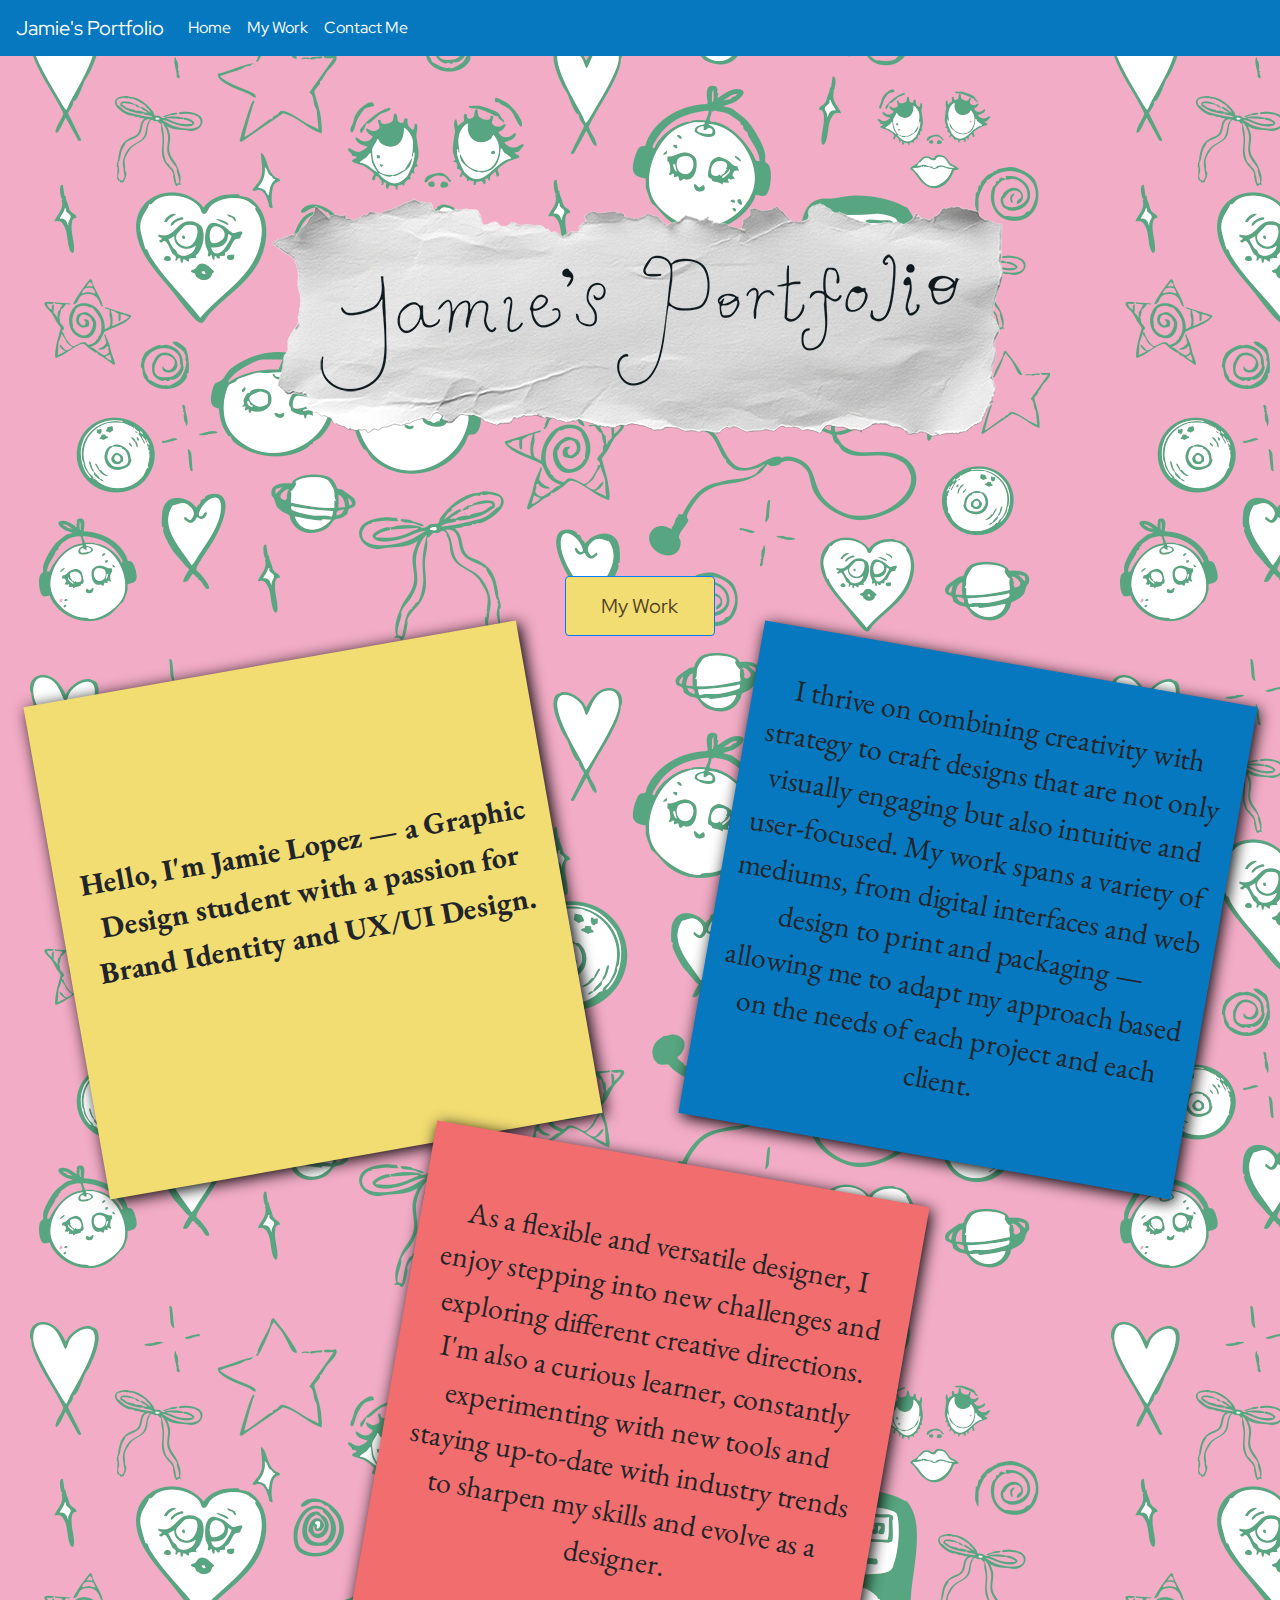
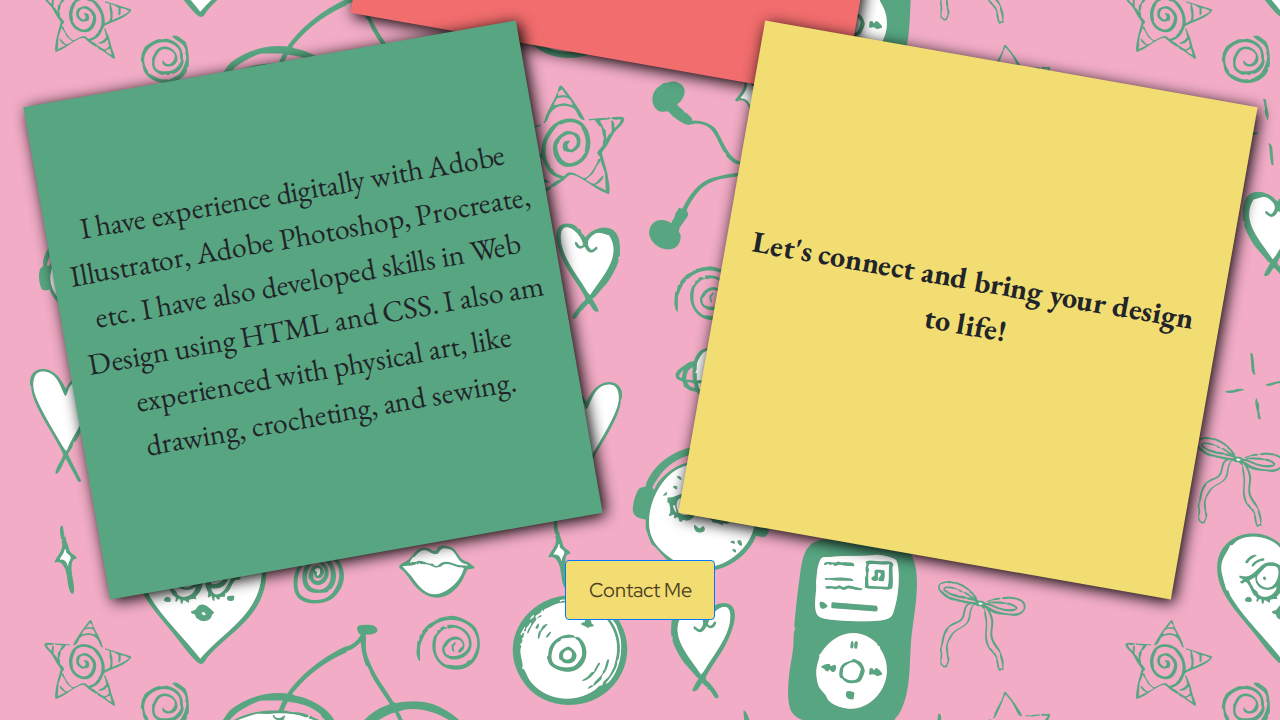
<file: index.html>
<!doctype html>
<html>
<head>
<meta charset="utf-8">
<meta http-equiv="X-UA-Compatible" content="IE=edge">
<meta name="viewport" content="width=device-width, initial-scale=1.0">
<title>Final Prototype 2</title>
<!-- <link href="css/bootstrap.min.css" rel="stylesheet" type="text/css"> -->
<!-- <link href="css/bootstrap.min.css" rel="stylesheet" type="text/css"> -->
<link href="css/bootstrap-4.4.1.css" rel="stylesheet" type="text/css">
<link rel="stylesheet" type="text/css" href="css/styles.css">
<link rel="preconnect" href="https://fonts.googleapis.com">
<link rel="preconnect" href="https://fonts.gstatic.com" crossorigin>
<link href="https://fonts.googleapis.com/css2?family=Dawning+of+a+New+Day&display=swap" rel="stylesheet">
<link rel="preconnect" href="https://fonts.googleapis.com">
<link rel="preconnect" href="https://fonts.gstatic.com" crossorigin>
<link href="https://fonts.googleapis.com/css2?family=Red+Hat+Display:ital,wght@0,300..900;1,300..900&display=swap" rel="stylesheet">
<link rel="preconnect" href="https://fonts.googleapis.com">
<link rel="preconnect" href="https://fonts.gstatic.com" crossorigin>
<link href="https://fonts.googleapis.com/css2?family=EB+Garamond:ital,wght@0,400..800;1,400..800&display=swap" rel="stylesheet">
</head>

<body style="padding-top: 70px">
	<div id="navbar">
<nav class="navbar fixed-top navbar-expand-lg navbar-light bg-light"> <a class="navbar-brand" href="#">Jamie's Portfolio</a>
  <button class="navbar-toggler" type="button" data-toggle="collapse" data-target="#navbarSupportedContent1" aria-controls="navbarSupportedContent1" aria-expanded="false" aria-label="Toggle navigation"> <span class="navbar-toggler-icon"></span> </button>
  <div class="collapse navbar-collapse" id="navbarSupportedContent1">
    <ul class="navbar-nav mr-auto">
      <li class="nav-item active"> <a class="nav-link" href="index.html">Home <span class="sr-only"></span></a> </li>
      <li class="nav-item"> <a class="nav-link" href="mywork.html">My Work</a> </li>
	<li class="nav-item"> <a class="nav-link" href="contactme.html">Contact Me</a> </li>
    </ul>
  </div>
</nav>
	</div>
<div class="header" id="mainHeader">
  <img src="images/jamiePaper.png" class="img-fluid" alt="Jamie's Portfolio"> </div>
  <div class="row">
    <div class="col-xl-4"><br></div>
	  <div class="col-xl-4" id="btnContainer">
		  <a href="mywork.html"><button type="button" class="btn btn-primary" id="contactBtn">My Work</button></a>
	  </div>
	  <div class="col-xl-4"><br></div>
</div>
	<br>
<div class="row">
  <div class="col-xl-6">
    <div id="helloJamie">
		  <p><strong>Hello, I'm Jamie Lopez — a Graphic Design student with a passion for Brand Identity and UX/UI Design.</strong></p><br>
    </div>
  </div>
  <div class="col-xl-6">
	<div class="postIt" id="postIt1"><p> I thrive on combining creativity with strategy to craft designs that are not only visually engaging but also intuitive and user-focused. My work spans a variety of mediums, from digital interfaces and web design to print and packaging — allowing me to adapt my approach based on the needs of each project and each client.</p></div>
  </div>
	<div class="postIt" id="postIt2"> <p>As a flexible and versatile designer, I enjoy stepping into new challenges and exploring different creative directions. I'm also a curious learner, constantly experimenting with new tools and staying up-to-date with industry trends to sharpen my skills and evolve as a designer.</p>
	</div>
	
</div>
<div class="row">
	  <div class="col-xl-6"><div class="postIt" id="postIt3"> <p> I have experience digitally with Adobe Illustrator, Adobe Photoshop, Procreate, etc. I have also developed skills in Web Design using HTML and CSS. I also am experienced with physical art, like drawing, crocheting, and sewing. </p> </div> </div>
	  <div class="col-xl-6"><div class="postIt" id="postIt4"><p ><strong>Let's connect and bring your design to life!</strong></p></div></div>
</div>
 <div class="contactbutton"><a href="contactme.html"><button type="button" class="btn btn-primary" id="contactmeBtn">Contact Me</button></a></div>
<script src="js/jquery-3.4.1.min.js"></script>
<script src="js/popper.min.js"></script>
<script src="js/bootstrap-4.4.1.js"></script>
</body>
</html>
</file>
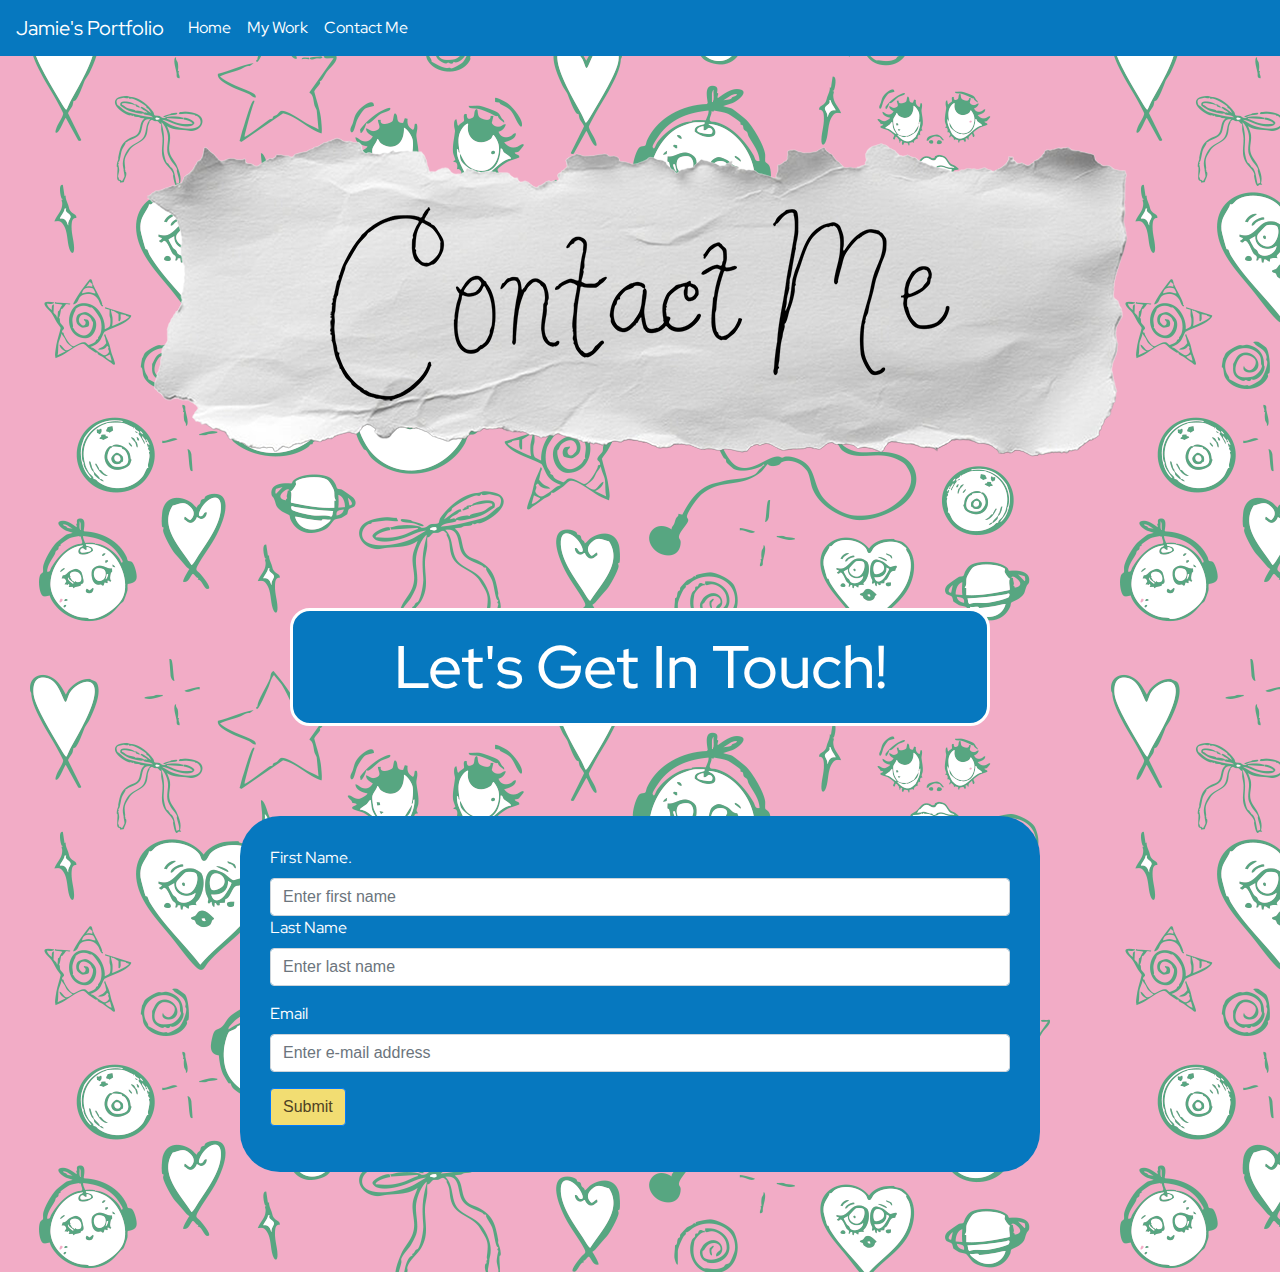
<file: contactme.html>
<!doctype html>
<html>
<head>
<meta charset="utf-8">
<meta http-equiv="X-UA-Compatible" content="IE=edge">
<meta name="viewport" content="width=device-width, initial-scale=1.0">
<title>Contact Me</title>
<!-- <link href="css/bootstrap.min.css" rel="stylesheet" type="text/css"> -->
<link href="css/bootstrap-4.4.1.css" rel="stylesheet" type="text/css">
<link rel="stylesheet" type="text/css" href="css/styles.css">
<link rel="preconnect" href="https://fonts.googleapis.com">
<link rel="preconnect" href="https://fonts.gstatic.com" crossorigin>
<link href="https://fonts.googleapis.com/css2?family=Dawning+of+a+New+Day&display=swap" rel="stylesheet">
<link rel="preconnect" href="https://fonts.googleapis.com">
<link rel="preconnect" href="https://fonts.gstatic.com" crossorigin>
<link href="https://fonts.googleapis.com/css2?family=Red+Hat+Display:ital,wght@0,300..900;1,300..900&display=swap" rel="stylesheet">
<link rel="preconnect" href="https://fonts.googleapis.com">
<link rel="preconnect" href="https://fonts.gstatic.com" crossorigin>
<link href="https://fonts.googleapis.com/css2?family=EB+Garamond:ital,wght@0,400..800;1,400..800&display=swap" rel="stylesheet">
</head>

<body>
<div id="navbar">
<nav class="navbar fixed-top navbar-expand-lg navbar-light bg-light"> <a class="navbar-brand" href="#">Jamie's Portfolio</a>
  <button class="navbar-toggler" type="button" data-toggle="collapse" data-target="#navbarSupportedContent1" aria-controls="navbarSupportedContent1" aria-expanded="false" aria-label="Toggle navigation"> <span class="navbar-toggler-icon"></span> </button>
  <div class="collapse navbar-collapse" id="navbarSupportedContent1">
    <ul class="navbar-nav mr-auto">
      <li class="nav-item active"> <a class="nav-link" href="index.html">Home <span class="sr-only"></span></a> </li>
      <li class="nav-item"> <a class="nav-link" href="mywork.html">My Work</a> </li>
	<li class="nav-item"> <a class="nav-link" href="contactme.html">Contact Me</a> </li>
    </ul>
  </div>
</nav>
</div>
<div class="contactMeHeader">
<img src="images/contactme.png" class="img-fluid" id="contactMe" alt="Contact Me">
</div>
<div class="heading2"><h2 class="getinTouch">Let's Get In Touch!</h2>
</div>
<div class="formSection">
  <form>
  <div class="form-group">
    <label for="exampleInputEmail1">First Name.</label>
    <input type="firstname" class="form-control"  placeholder="Enter first name">
	<div class="form-group">
    <label for="exampleInputEmail1">Last Name</label>
    <input type="lastname" class="form-control"  placeholder="Enter last name"> </div>
  <div class="form-group">
    <label for="exampleInputEmail1">Email</label>
    <input type="email" class="form-control" id="exampleInputEmail1" placeholder="Enter e-mail address">
  </div>
    <button type="submit" class="btn btn-primary">Submit</button>
	</div>
</form>
</div>
</body>
</html>
</file>
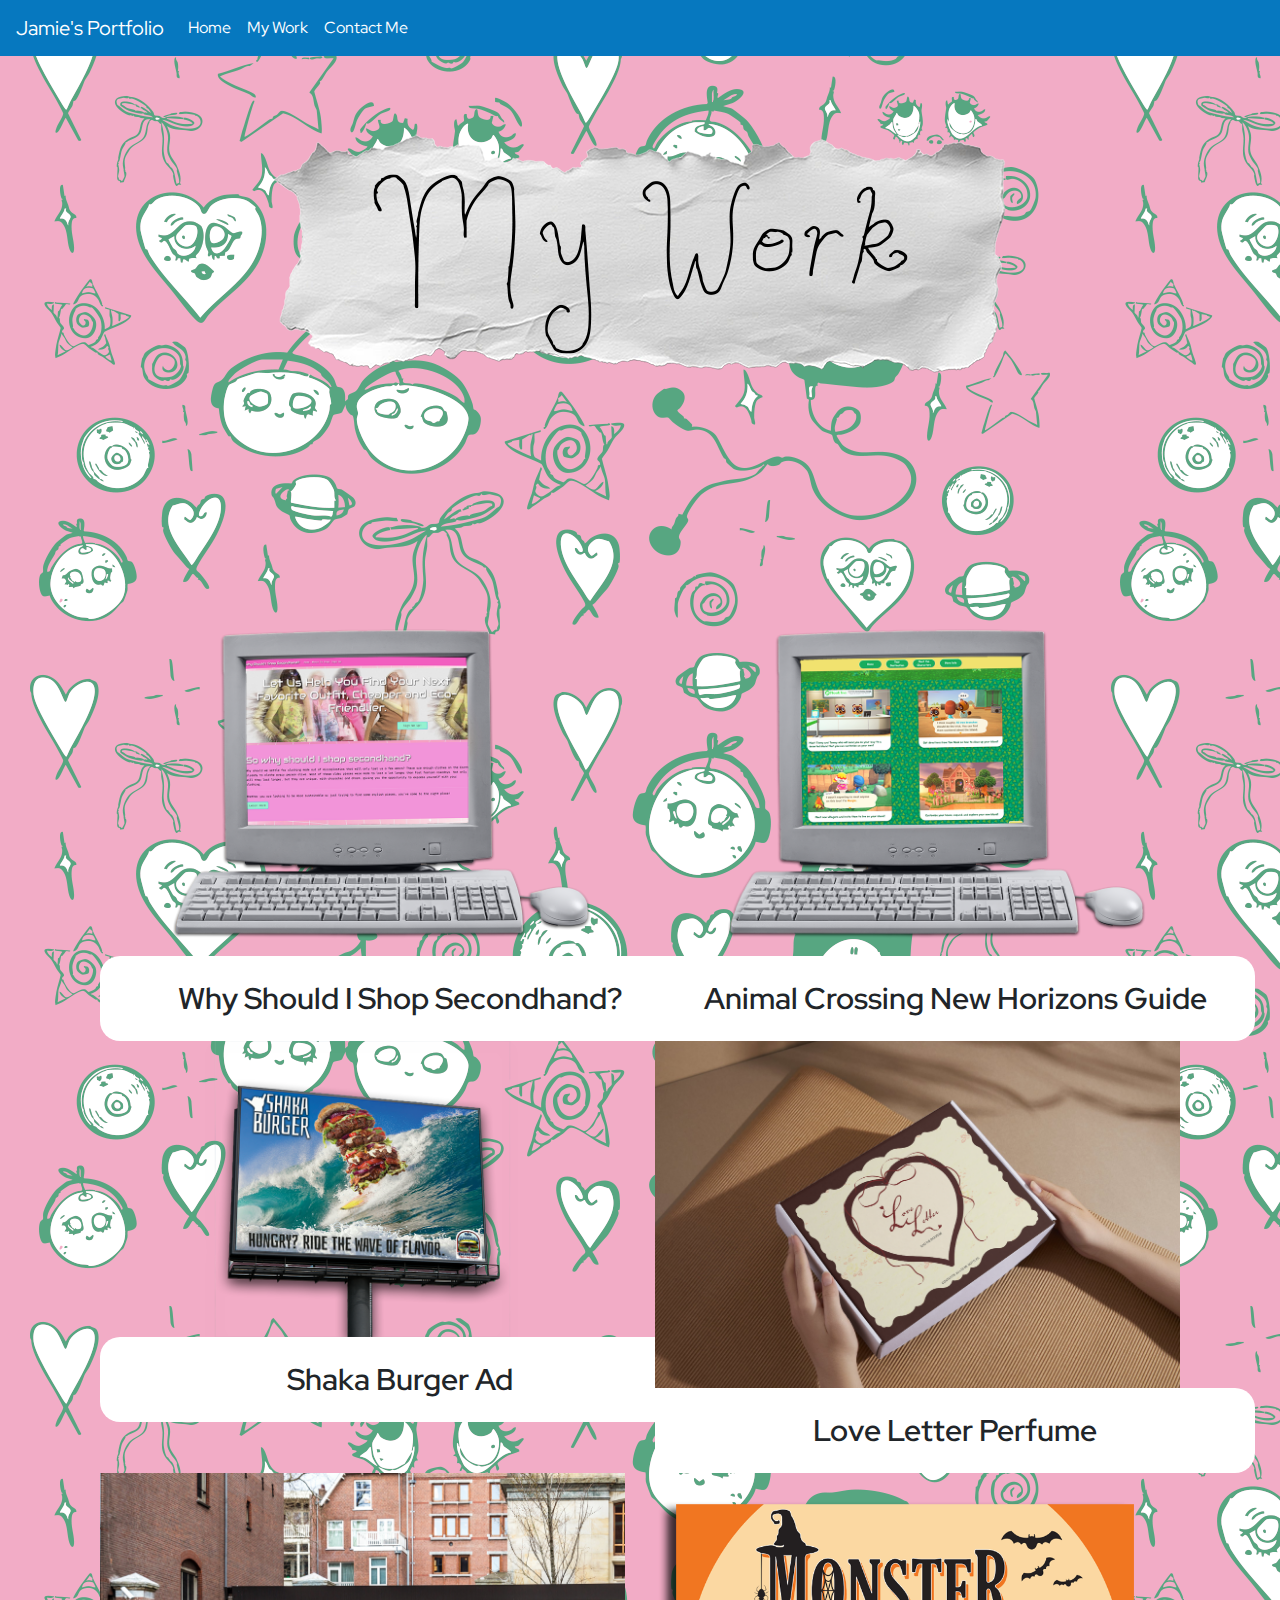
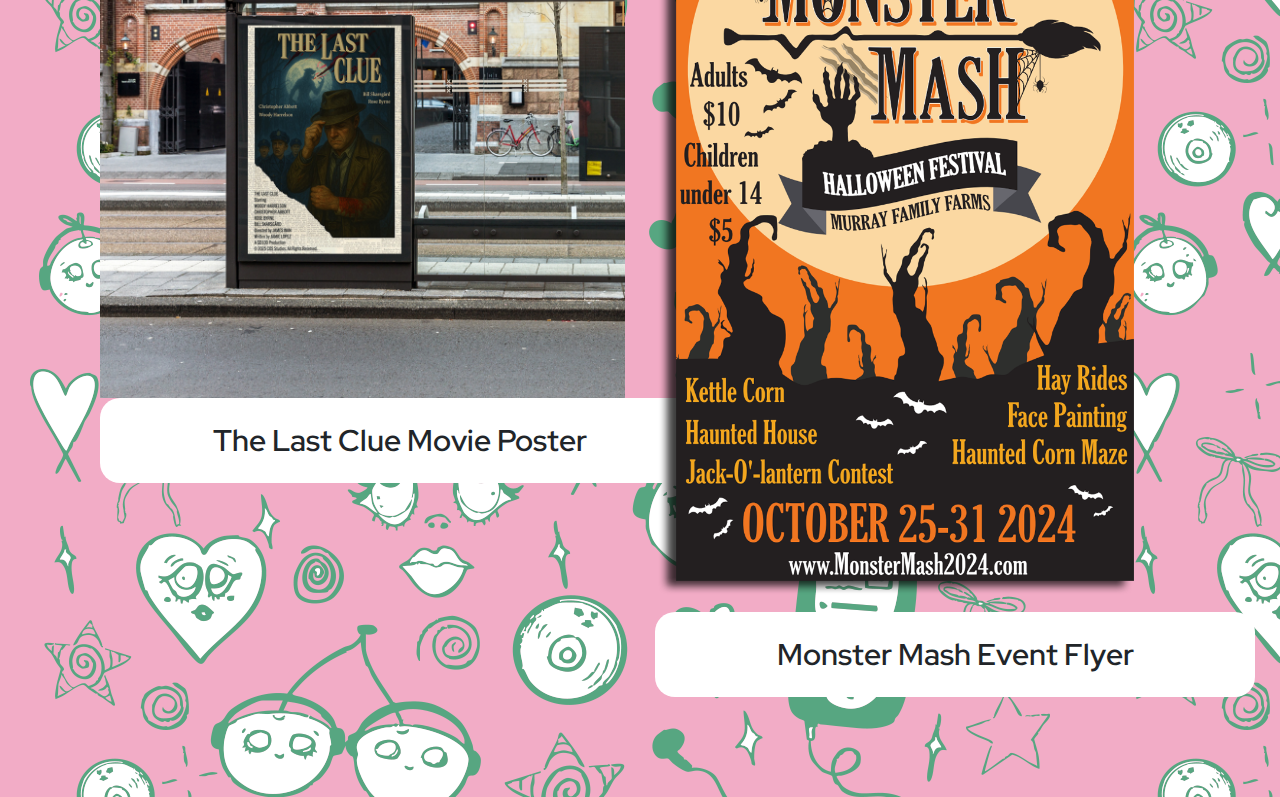
<file: mywork.html>
<!doctype html>
<html>
<head>
<meta charset="utf-8">
<meta http-equiv="X-UA-Compatible" content="IE=edge">
<meta name="viewport" content="width=device-width, initial-scale=1.0">
<title>My Work</title>
<!-- <link href="css/bootstrap.min.css" rel="stylesheet" type="text/css"> -->
<link href="css/bootstrap-4.4.1.css" rel="stylesheet" type="text/css">
<link rel="stylesheet" type="text/css" href="css/styles.css">
<link rel="preconnect" href="https://fonts.googleapis.com">
<link rel="preconnect" href="https://fonts.gstatic.com" crossorigin>
<link href="https://fonts.googleapis.com/css2?family=Dawning+of+a+New+Day&display=swap" rel="stylesheet">
<link rel="preconnect" href="https://fonts.googleapis.com">
<link rel="preconnect" href="https://fonts.gstatic.com" crossorigin>
<link href="https://fonts.googleapis.com/css2?family=Red+Hat+Display:ital,wght@0,300..900;1,300..900&display=swap" rel="stylesheet">
<link rel="preconnect" href="https://fonts.googleapis.com">
<link rel="preconnect" href="https://fonts.gstatic.com" crossorigin>
<link href="https://fonts.googleapis.com/css2?family=EB+Garamond:ital,wght@0,400..800;1,400..800&display=swap" rel="stylesheet">
</head>

<body>
<div id="navbar">
<nav class="navbar fixed-top navbar-expand-lg navbar-light bg-light"> <a class="navbar-brand" href="#">Jamie's Portfolio</a>
  <button class="navbar-toggler" type="button" data-toggle="collapse" data-target="#navbarSupportedContent1" aria-controls="navbarSupportedContent1" aria-expanded="false" aria-label="Toggle navigation"> <span class="navbar-toggler-icon"></span> </button>
  <div class="collapse navbar-collapse" id="navbarSupportedContent1">
    <ul class="navbar-nav mr-auto">
      <li class="nav-item active"> <a class="nav-link" href="index.html">Home <span class="sr-only"></span></a> </li>
      <li class="nav-item"> <a class="nav-link" href="mywork.html">My Work</a> </li>
	<li class="nav-item"> <a class="nav-link" href="contactme.html">Contact Me</a> </li>
    </ul>
  </div>
</nav>
</div>
<div class="myworkHeader">
<img src="images/mywork.png" class="img-fluid" id="workHeader" alt="My Work">
</div>
<div class="imageGallery">
<div class="row">
  <div class="col-xl-6">
	<img src="images/shopSecondhandSite.png" class="img-fluid" alt="Secondhand Clothing Website"><br>
	  <p class="mockupText">Why Should I Shop Secondhand?</p>
  </div>
  <div class="col-xl-6"><img src="images/animalCrossingSite.png" class="img-fluid" alt="Animal Crossing Website"><br>
  <p class="mockupText" >Animal Crossing New Horizons Guide</p></div>
</div>
<div class="row">
  <div class="col-xl-6"><img src="images/shakaBurger.png" class="img-fluid" alt="Shaka Burger Ad"><br>
  <p class="mockupText">Shaka Burger Ad</p></div>
  <div class="col-xl-6"><img src="images/perfumeBox.png" width="600px" class="img-fluid" id="perfume" alt="Love Letter Perfume"><br>
  <p class="mockupText">Love Letter Perfume</p></div>
</div>
<div class="row">
  <div class="col-xl-6"><img src="images/movieposter.png" width="600px" class="img-fluid" alt="Movie Poster"><br>
  <p class="mockupText">The Last Clue Movie Poster</p></div>
  <div class="col-xl-6"><img src="images/monsterMash.png" width="500px" class="img-fluid" alt="Monster Mash Flyer"><br>
  <p class="mockupText">Monster Mash Event Flyer</p></div>
</div>
	</div>
</body>
</html>
</file>
<file: css/styles.css>
@charset "utf-8";
/* CSS Document */
.dawning-of-a-new-day-regular {
  font-family: "Dawning of a New Day", cursive;
  font-weight: 800;
  font-style: normal;
}
body {
	background-color: #F2ACC6;
	background-image: url(../images/doodleBackground.png)
}
.navbar {
	background-color: #0678BF !important;
}
.navbar-brand {
	color: white !important;
	font-family: Red Hat Display;
}
.nav-link {
	color: white !important;
	font-family: Red Hat Display;
}
a:hover {
	color: #F26D6D !important;
}
#mainHeader {
	display: flex;
	align-content: center;
	justify-content: center;	
}

#btnContainer {
	display: flex;
    justify-content: center;
}
#contactBtn {
	width: 150px;
	height: 60px;
	font-family: Red Hat Display;
	font-size: 20px;
}
#contactBtn:hover {
	transform: scale(1.05);
}
h2 {
	font-family: Red Hat Display;
	font-size: 60px;
	text-align: center;
	color: #284F40;
	padding: 20px;
}
h2:hover {
	transform: scale(1.05);
}
.img-fluid:hover {
	transform: scale(1.05);
}
p {
	font-family: EB Garamond;
	font-size: 30px;
}
#aboutMe {
	background-color: #58A681;
	border-radius: 20px;
	color: #284F40;
	margin: 20px;
	padding: 20px
}
#myWork {
	background-color: #F26D6D;
	border-radius: 20px;
	margin: 20px;
	padding: 20px;
}
#myWork h2 {
	color: #692D2D;
}
#bodyText1 {
	background-color: #0678Bf;
	border-radius: 20px;
	margin: 20px;
	padding: 20px;
}
#bodyText1 h2 {
	color: #012A45;
}
.btn-primary {
	background-color: #f2dd72 !important;
	color: #4F4224 !important;
}
.myworkHeader {
	display: flex;
	align-content: center;
	justify-content: center;
}
.imageGallery {
	margin: 100px;	
}
.imageGallery p {
	font-family: Red Hat Display;
	font-weight: 600;
	text-align: center;
	padding: 20px;
}
#contactmeBtn {
	width: 150px;
	height: 60px;
	font-family: Red Hat Display;
	font-size: 20px;
	text-align: center;
}
.contactbutton {
	display: flex;
	justify-content: center;
	align-items: center;
	margin-bottom: 100px;
	
}
.contactMeHeader {
	display: flex;
	align-content: center;
	justify-content: center;
}
.formSection {
	background-color: #0678BF;
	padding: 30px;
	width: 800px;
	border-radius: 40px;
}
#helloJamie {
	background-color: #f2dd72;
	width: 500px;
	height: 500px;
	text-align: center;
	align-content: center;
	margin: auto;
	box-shadow: 3px 3px 15px black;
	rotate: -10deg;
}
.postIt {
	background-color: #f2dd72;
	width: 500px;
	height: 500px;
	text-align: center;
	align-content: center;
	margin: auto;
	padding: 15px;
	box-shadow: 3px 3px 15px black;
	rotate: 10deg;
	
}
#postIt1 {
	background-color: #0678Bf;
}
#postIt2 {
	background-color: #F26D6D;
}
#postIt3 {
	background-color: #58A681;
	rotate: -10deg;
}
#helloJamie:hover {
	transform: rotate(10deg);
}
.postIt:hover {
	transform: rotate(-10deg);
}
#mainHeader {
	hover: none;
}
.mockupText {
	background-color: white;
	width: 600px;
	display: flex;
	align-content: center;
	justify-content: center;
	margin: auto;
	border-radius: 20px;

}
.formSection {
	margin: auto;
	margin-bottom: 100px;
}
label {
	font-family: Red Hat Display;
	color: white;
}
.getinTouch {
	background-color: #0678Bf;
	width: 700px;
	margin: auto;
	margin-bottom: 90px;
	border-radius: 20px;
	border-color: white;
	border-style: solid;
	color: white;
}
</file>
